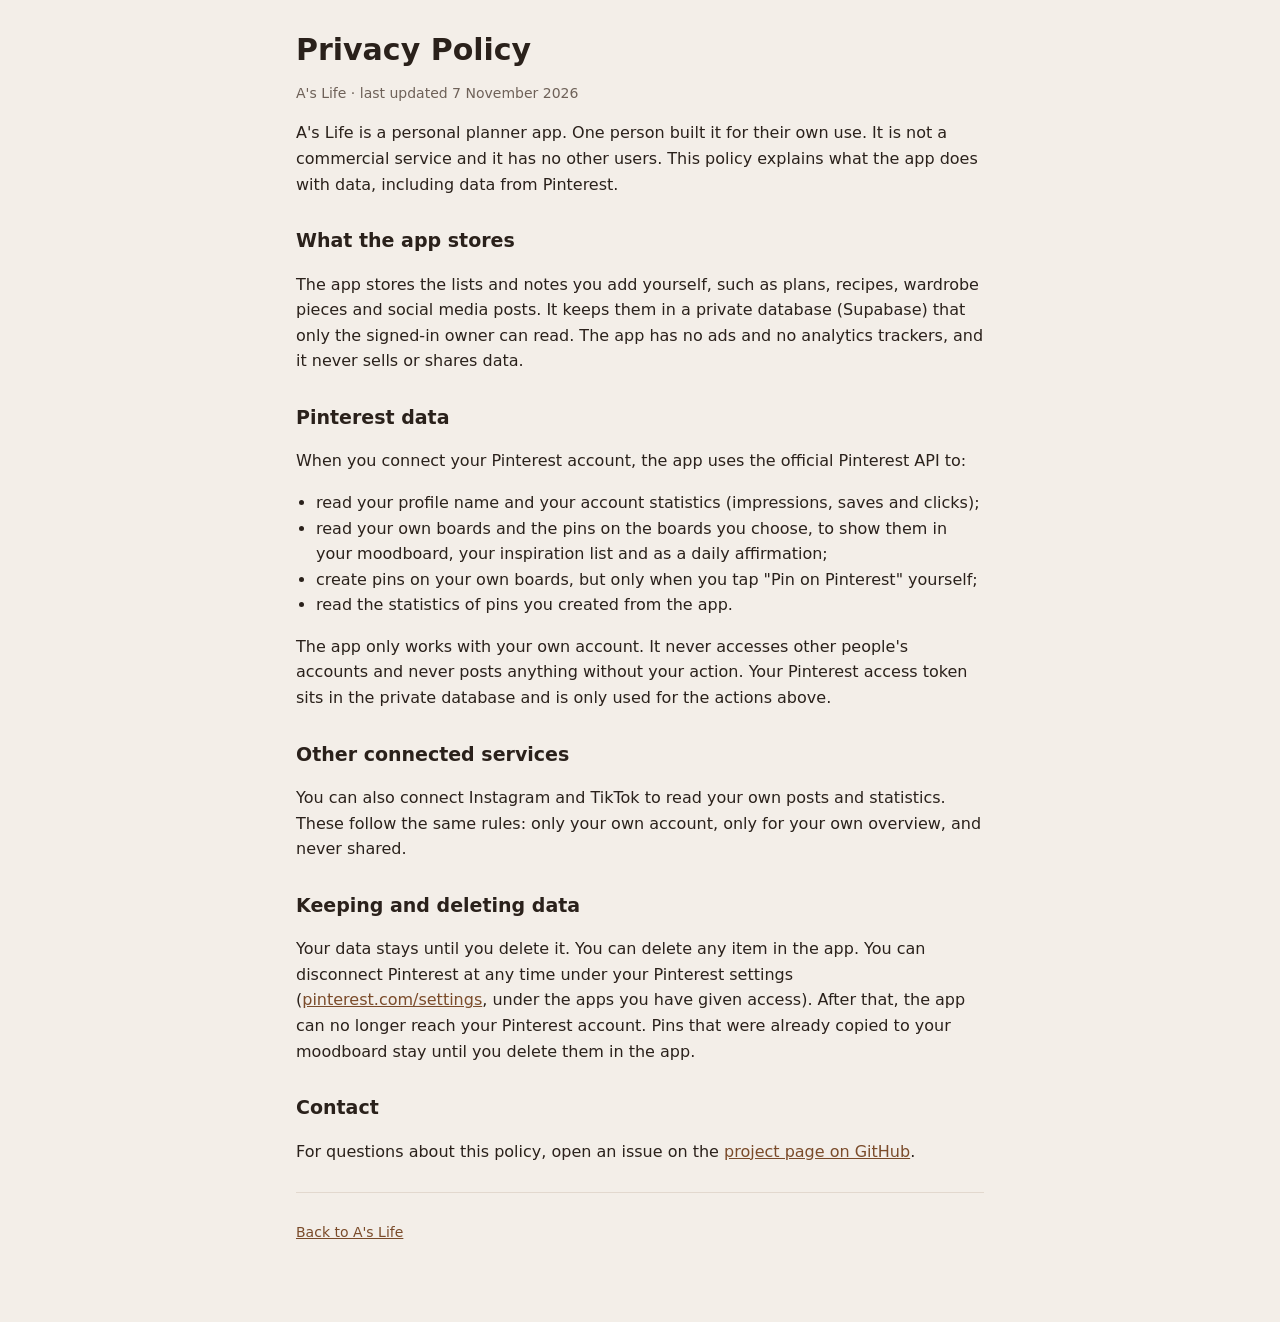
<file: privacy.html>
<!doctype html>
<html lang="en">
<head>
<meta charset="utf-8">
<meta name="viewport" content="width=device-width, initial-scale=1">
<title>A's Life Privacy Policy</title>
<meta name="description" content="Privacy policy of A's Life, a personal planner app.">
<link rel="icon" type="image/png" href="icon-192.png">
<style>
  :root { --bg: #F3EEE8; --ink: #2A211B; --muted: #6E6158; --line: #E2D8CE; --link: #7A4B2A; }
  @media (prefers-color-scheme: dark) { :root { --bg: #17110D; --ink: #F1E9E1; --muted: #B3A69B; --line: #3A2F27; --link: #E0B48E; } }
  * { box-sizing: border-box; }
  body { margin: 0; background: var(--bg); color: var(--ink); font: 16px/1.6 system-ui, -apple-system, "Segoe UI", sans-serif; }
  main { max-width: 720px; margin: 0 auto; padding: 32px 16px 64px; }
  h1 { font-size: 30px; line-height: 1.2; margin: 0 0 4px; }
  h2 { font-size: 19px; margin: 28px 0 6px; }
  p, li { color: var(--ink); }
  .muted { color: var(--muted); font-size: 14px; }
  ul { padding-left: 20px; }
  a { color: var(--link); }
  hr { border: 0; border-top: 1px solid var(--line); margin: 28px 0; }
</style>
</head>
<body>
<main>
  <h1>Privacy Policy</h1>
  <p class="muted">A's Life · last updated 7 November 2026</p>

  <p>A's Life is a personal planner app. One person built it for their own use. It is not a commercial service and it has no other users. This policy explains what the app does with data, including data from Pinterest.</p>

  <h2>What the app stores</h2>
  <p>The app stores the lists and notes you add yourself, such as plans, recipes, wardrobe pieces and social media posts. It keeps them in a private database (Supabase) that only the signed-in owner can read. The app has no ads and no analytics trackers, and it never sells or shares data.</p>

  <h2>Pinterest data</h2>
  <p>When you connect your Pinterest account, the app uses the official Pinterest API to:</p>
  <ul>
    <li>read your profile name and your account statistics (impressions, saves and clicks);</li>
    <li>read your own boards and the pins on the boards you choose, to show them in your moodboard, your inspiration list and as a daily affirmation;</li>
    <li>create pins on your own boards, but only when you tap "Pin on Pinterest" yourself;</li>
    <li>read the statistics of pins you created from the app.</li>
  </ul>
  <p>The app only works with your own account. It never accesses other people's accounts and never posts anything without your action. Your Pinterest access token sits in the private database and is only used for the actions above.</p>

  <h2>Other connected services</h2>
  <p>You can also connect Instagram and TikTok to read your own posts and statistics. These follow the same rules: only your own account, only for your own overview, and never shared.</p>

  <h2>Keeping and deleting data</h2>
  <p>Your data stays until you delete it. You can delete any item in the app. You can disconnect Pinterest at any time under your Pinterest settings (<a href="https://www.pinterest.com/settings/">pinterest.com/settings</a>, under the apps you have given access). After that, the app can no longer reach your Pinterest account. Pins that were already copied to your moodboard stay until you delete them in the app.</p>

  <h2>Contact</h2>
  <p>For questions about this policy, open an issue on the <a href="https://github.com/andriettaaa/jettas-closet/issues">project page on GitHub</a>.</p>

  <hr>
  <p class="muted"><a href="./">Back to A's Life</a></p>
</main>
</body>
</html>
</file>
